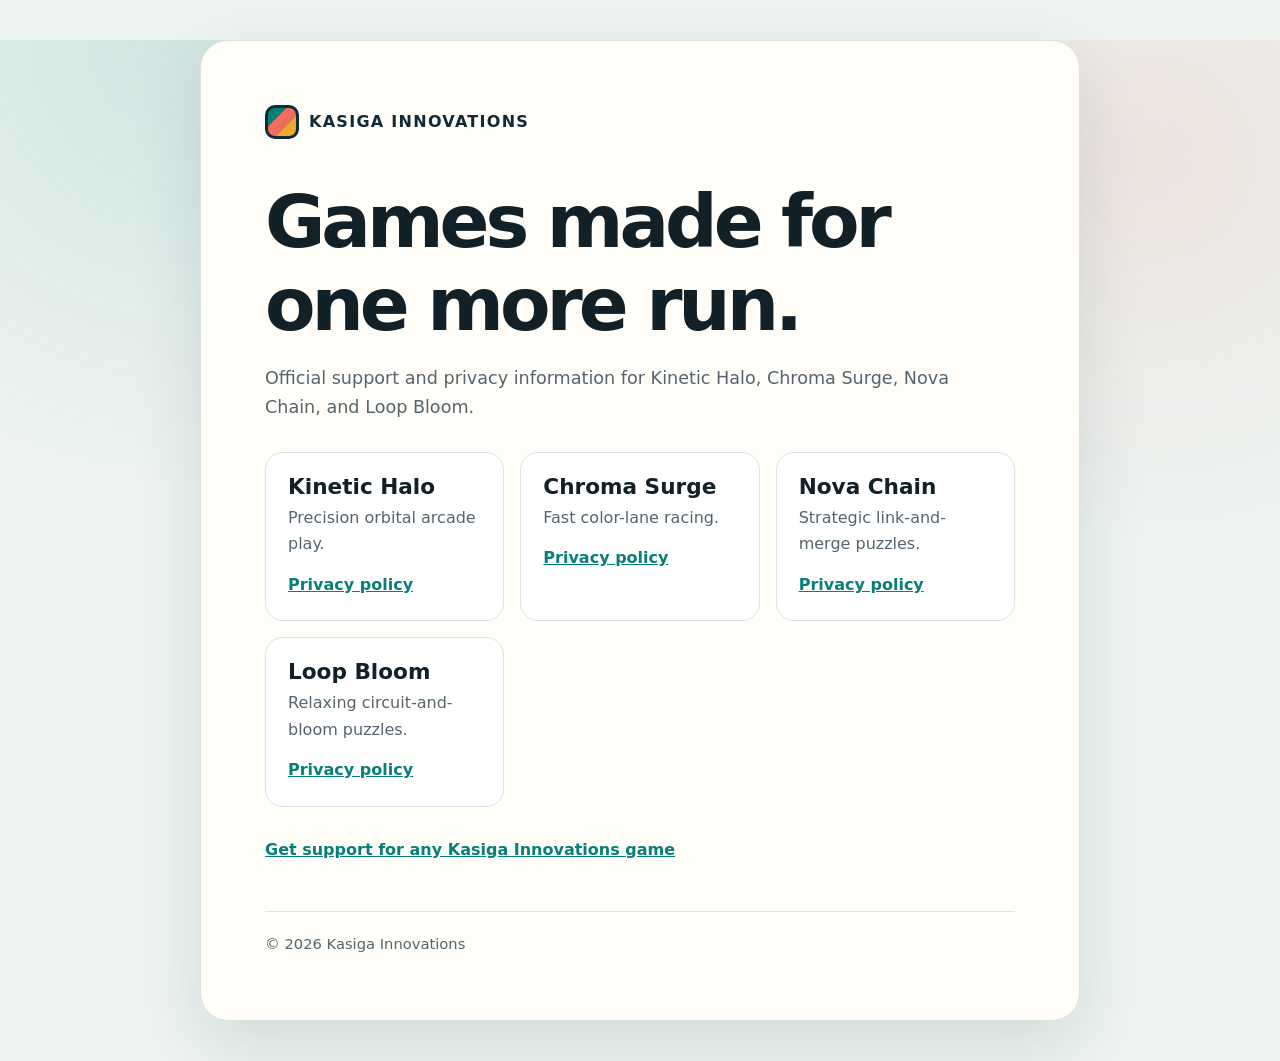
<file: index.html>
<!doctype html>
<html lang="en">
<head>
  <meta charset="utf-8">
  <meta name="viewport" content="width=device-width, initial-scale=1">
  <meta name="description" content="Official support and privacy information for Kasiga Innovations games, including Loop Bloom.">
  <title>Kasiga Innovations Games</title>
  <link rel="stylesheet" href="styles.css">
</head>
<body>
  <main>
    <div class="brand"><span class="mark" aria-hidden="true"></span>Kasiga Innovations</div>
    <h1>Games made for one more run.</h1>
    <p class="lede">Official support and privacy information for Kinetic Halo, Chroma Surge, Nova Chain, and Loop Bloom.</p>
    <div class="grid">
      <section class="card"><h2>Kinetic Halo</h2><p>Precision orbital arcade play.</p><a href="privacy/kinetic-halo.html">Privacy policy</a></section>
      <section class="card"><h2>Chroma Surge</h2><p>Fast color-lane racing.</p><a href="privacy/chroma-surge.html">Privacy policy</a></section>
      <section class="card"><h2>Nova Chain</h2><p>Strategic link-and-merge puzzles.</p><a href="privacy/nova-chain.html">Privacy policy</a></section>
      <section class="card"><h2>Loop Bloom</h2><p>Relaxing circuit-and-bloom puzzles.</p><a href="privacy/loop-bloom.html">Privacy policy</a></section>
    </div>
    <p><a href="support.html">Get support for any Kasiga Innovations game</a></p>
    <footer>© 2026 Kasiga Innovations</footer>
  </main>
</body>
</html>
</file>
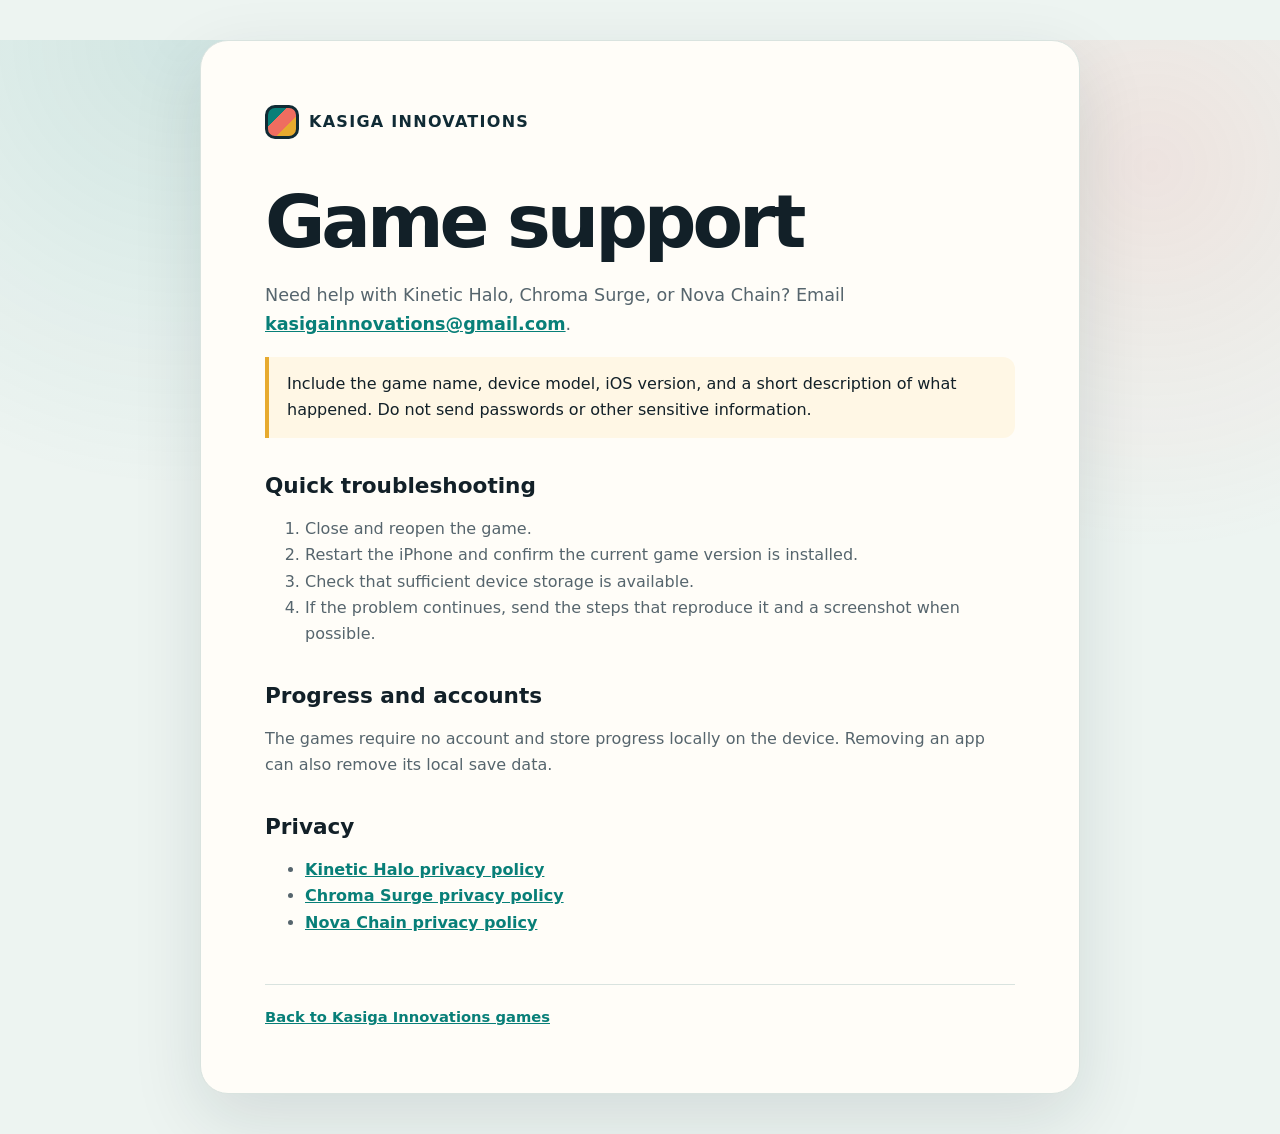
<file: support.html>
<!doctype html>
<html lang="en">
<head>
  <meta charset="utf-8">
  <meta name="viewport" content="width=device-width, initial-scale=1">
  <meta name="description" content="Support for Kinetic Halo, Chroma Surge, and Nova Chain.">
  <title>Game Support — Kasiga Innovations</title>
  <link rel="stylesheet" href="styles.css">
</head>
<body>
  <main>
    <div class="brand"><span class="mark" aria-hidden="true"></span>Kasiga Innovations</div>
    <h1>Game support</h1>
    <p class="lede">Need help with Kinetic Halo, Chroma Surge, or Nova Chain? Email <a href="mailto:kasigainnovations@gmail.com">kasigainnovations@gmail.com</a>.</p>
    <div class="meta">Include the game name, device model, iOS version, and a short description of what happened. Do not send passwords or other sensitive information.</div>
    <h2>Quick troubleshooting</h2>
    <ol>
      <li>Close and reopen the game.</li>
      <li>Restart the iPhone and confirm the current game version is installed.</li>
      <li>Check that sufficient device storage is available.</li>
      <li>If the problem continues, send the steps that reproduce it and a screenshot when possible.</li>
    </ol>
    <h2>Progress and accounts</h2>
    <p>The games require no account and store progress locally on the device. Removing an app can also remove its local save data.</p>
    <h2>Privacy</h2>
    <ul>
      <li><a href="privacy/kinetic-halo.html">Kinetic Halo privacy policy</a></li>
      <li><a href="privacy/chroma-surge.html">Chroma Surge privacy policy</a></li>
      <li><a href="privacy/nova-chain.html">Nova Chain privacy policy</a></li>
    </ul>
    <footer><a href="index.html">Back to Kasiga Innovations games</a></footer>
  </main>
</body>
</html>
</file>
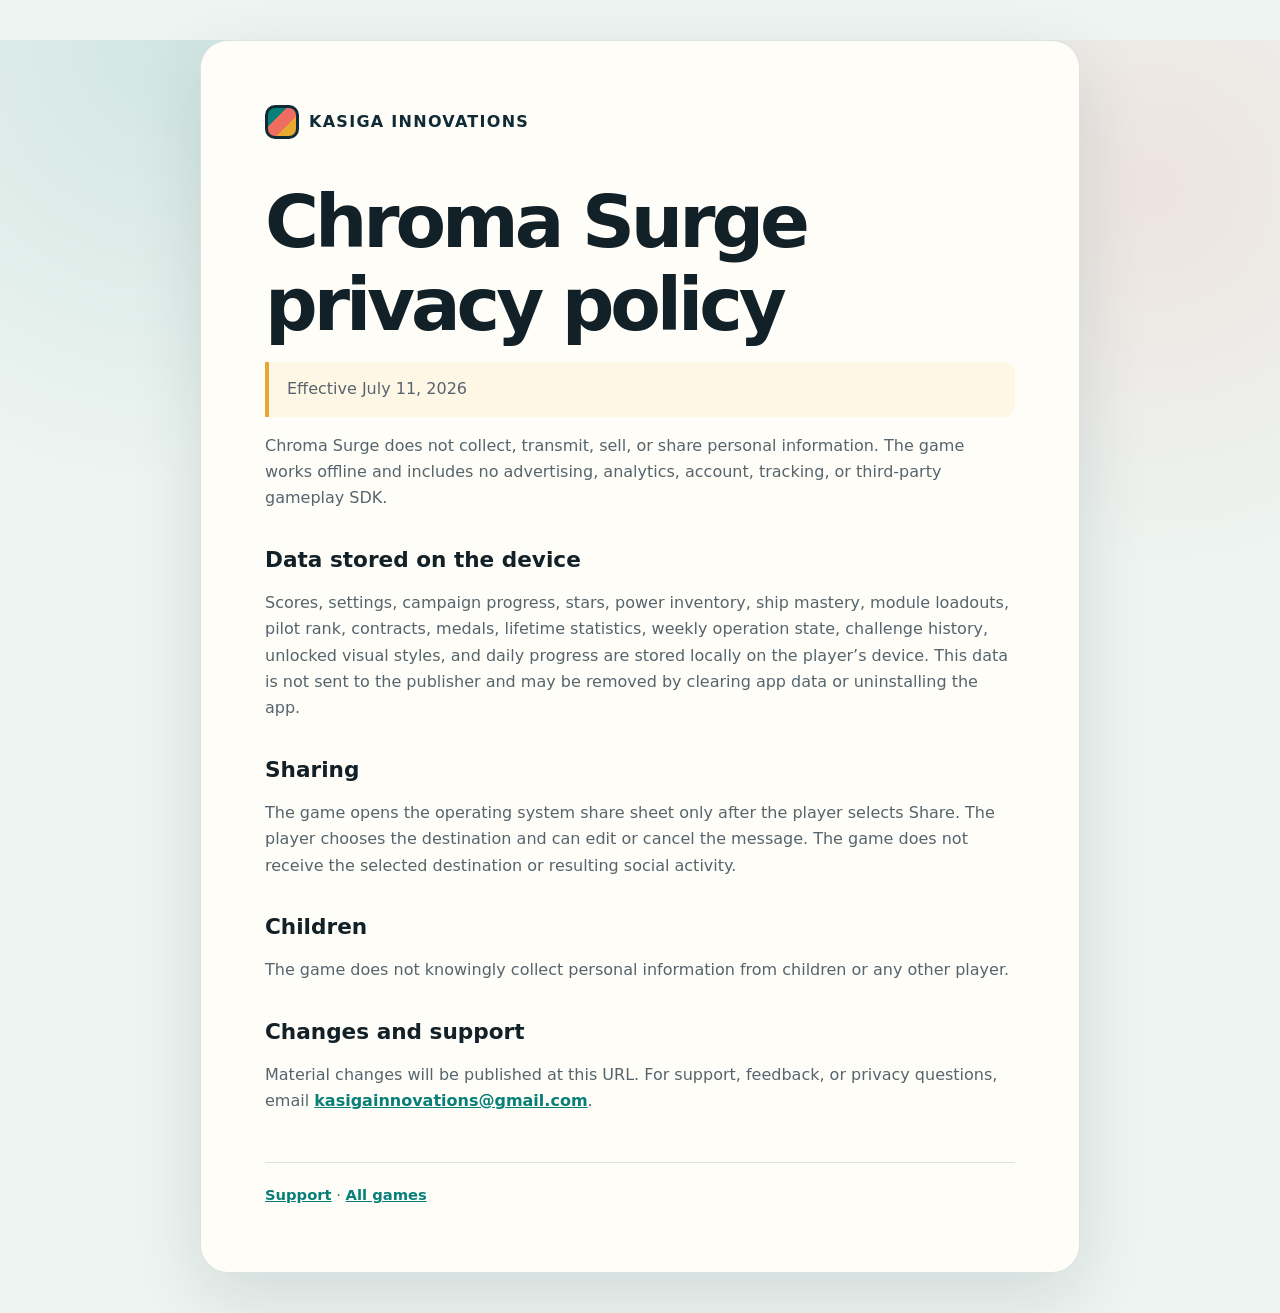
<file: privacy/chroma-surge.html>
<!doctype html>
<html lang="en">
<head>
  <meta charset="utf-8">
  <meta name="viewport" content="width=device-width, initial-scale=1">
  <meta name="description" content="Chroma Surge privacy policy.">
  <title>Chroma Surge Privacy Policy</title>
  <link rel="stylesheet" href="../styles.css">
</head>
<body>
  <main>
    <div class="brand"><span class="mark" aria-hidden="true"></span>Kasiga Innovations</div>
    <h1>Chroma Surge privacy policy</h1>
    <p class="meta">Effective July 11, 2026</p>
    <p>Chroma Surge does not collect, transmit, sell, or share personal information. The game works offline and includes no advertising, analytics, account, tracking, or third-party gameplay SDK.</p>
    <h2>Data stored on the device</h2>
    <p>Scores, settings, campaign progress, stars, power inventory, ship mastery, module loadouts, pilot rank, contracts, medals, lifetime statistics, weekly operation state, challenge history, unlocked visual styles, and daily progress are stored locally on the player’s device. This data is not sent to the publisher and may be removed by clearing app data or uninstalling the app.</p>
    <h2>Sharing</h2>
    <p>The game opens the operating system share sheet only after the player selects Share. The player chooses the destination and can edit or cancel the message. The game does not receive the selected destination or resulting social activity.</p>
    <h2>Children</h2>
    <p>The game does not knowingly collect personal information from children or any other player.</p>
    <h2>Changes and support</h2>
    <p>Material changes will be published at this URL. For support, feedback, or privacy questions, email <a href="mailto:kasigainnovations@gmail.com">kasigainnovations@gmail.com</a>.</p>
    <footer><a href="../support.html">Support</a> · <a href="../index.html">All games</a></footer>
  </main>
</body>
</html>
</file>
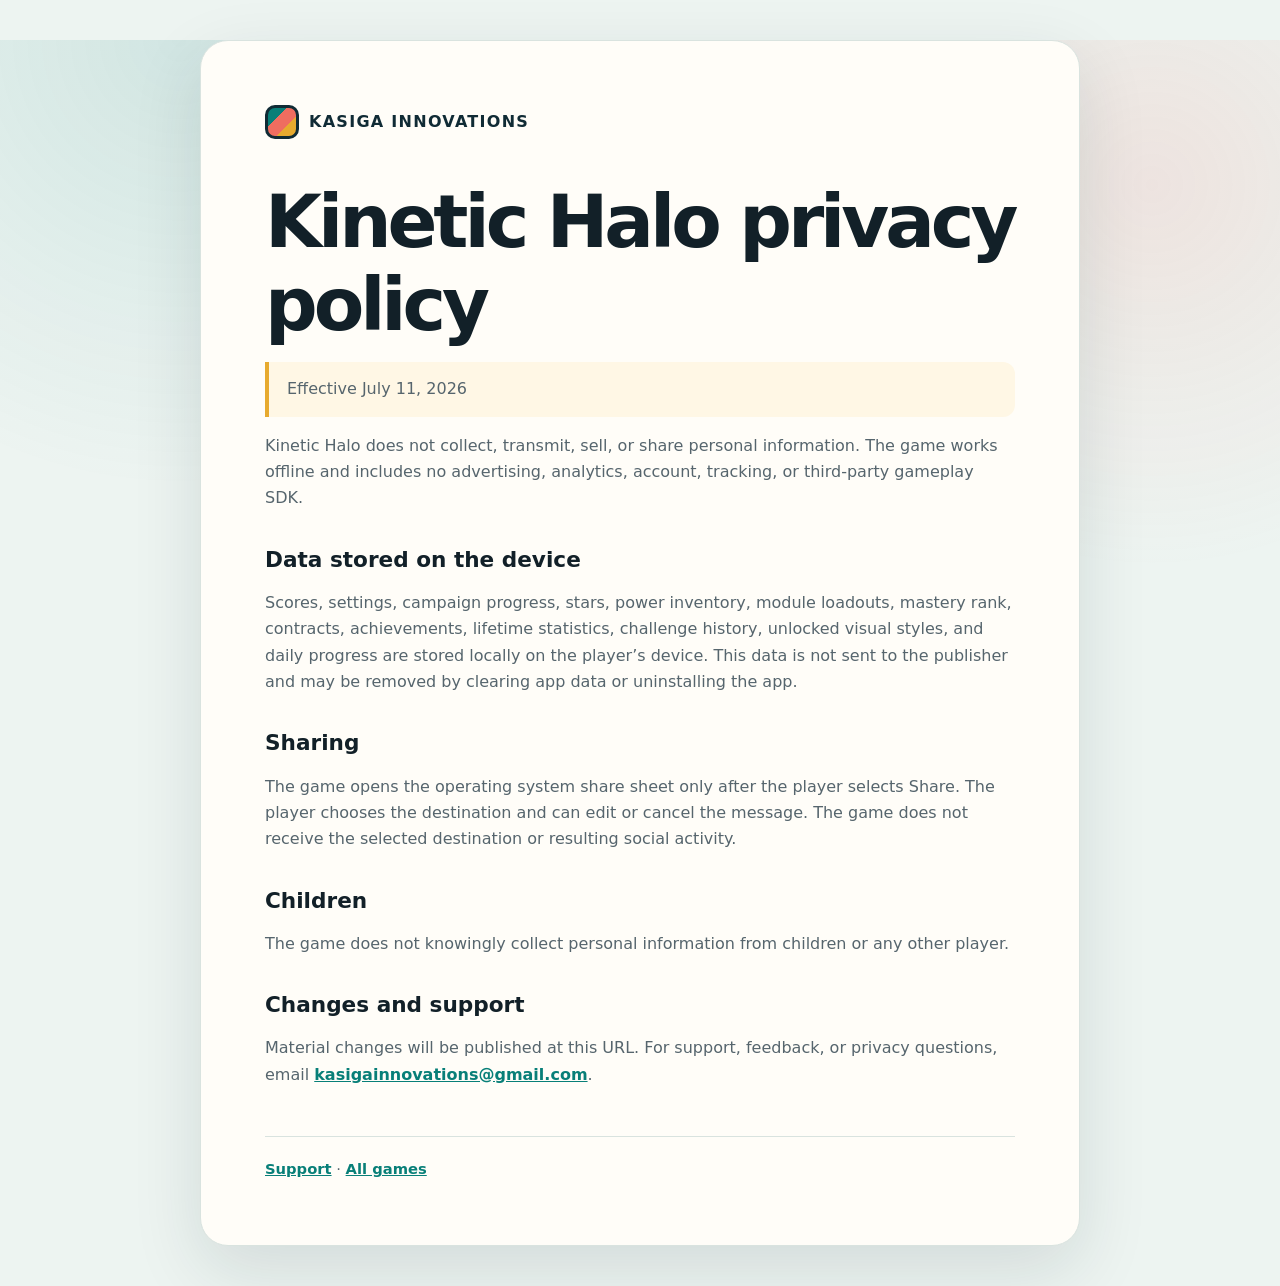
<file: privacy/kinetic-halo.html>
<!doctype html>
<html lang="en">
<head>
  <meta charset="utf-8">
  <meta name="viewport" content="width=device-width, initial-scale=1">
  <meta name="description" content="Kinetic Halo privacy policy.">
  <title>Kinetic Halo Privacy Policy</title>
  <link rel="stylesheet" href="../styles.css">
</head>
<body>
  <main>
    <div class="brand"><span class="mark" aria-hidden="true"></span>Kasiga Innovations</div>
    <h1>Kinetic Halo privacy policy</h1>
    <p class="meta">Effective July 11, 2026</p>
    <p>Kinetic Halo does not collect, transmit, sell, or share personal information. The game works offline and includes no advertising, analytics, account, tracking, or third-party gameplay SDK.</p>
    <h2>Data stored on the device</h2>
    <p>Scores, settings, campaign progress, stars, power inventory, module loadouts, mastery rank, contracts, achievements, lifetime statistics, challenge history, unlocked visual styles, and daily progress are stored locally on the player’s device. This data is not sent to the publisher and may be removed by clearing app data or uninstalling the app.</p>
    <h2>Sharing</h2>
    <p>The game opens the operating system share sheet only after the player selects Share. The player chooses the destination and can edit or cancel the message. The game does not receive the selected destination or resulting social activity.</p>
    <h2>Children</h2>
    <p>The game does not knowingly collect personal information from children or any other player.</p>
    <h2>Changes and support</h2>
    <p>Material changes will be published at this URL. For support, feedback, or privacy questions, email <a href="mailto:kasigainnovations@gmail.com">kasigainnovations@gmail.com</a>.</p>
    <footer><a href="../support.html">Support</a> · <a href="../index.html">All games</a></footer>
  </main>
</body>
</html>
</file>
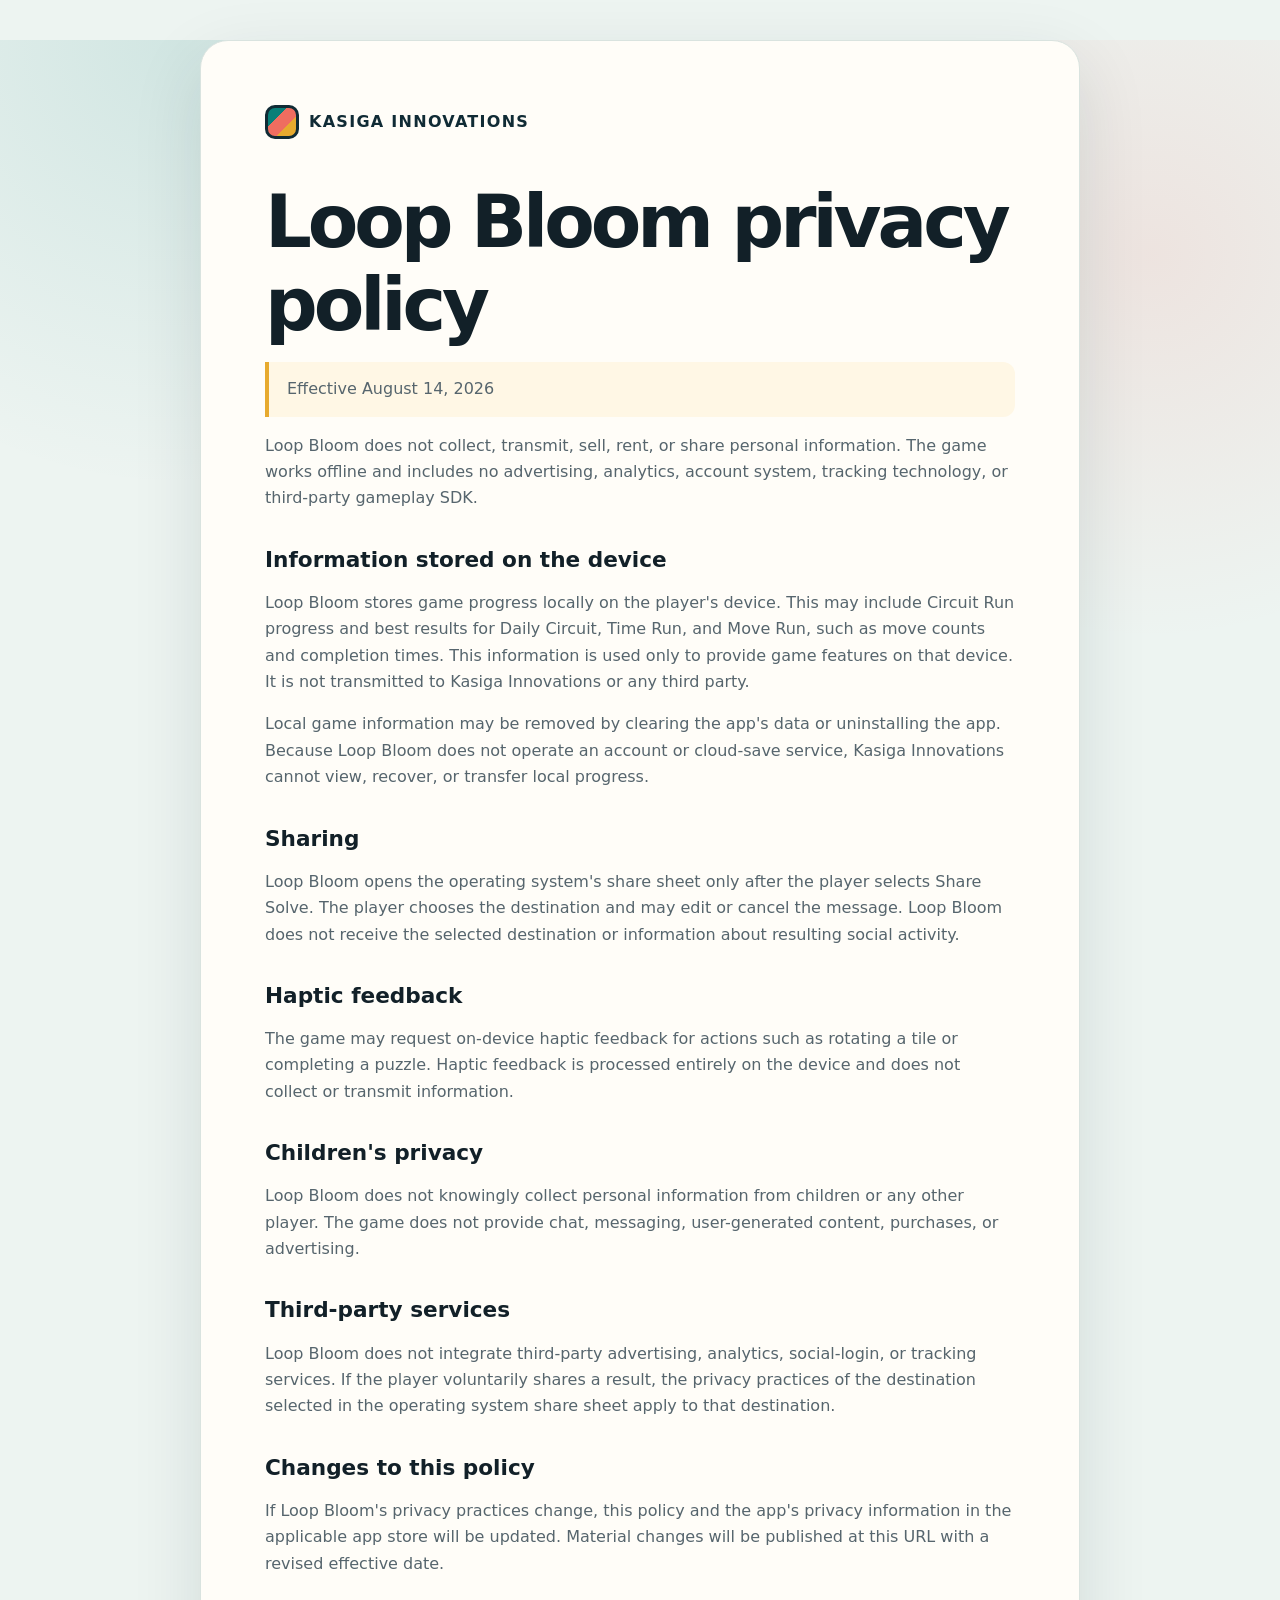
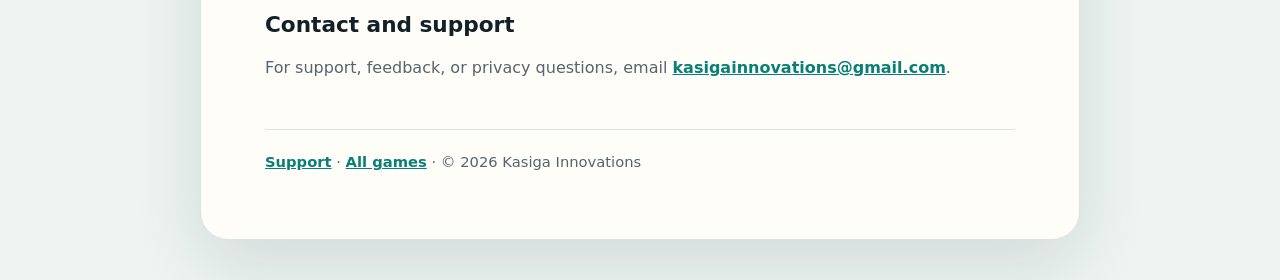
<file: privacy/loop-bloom.html>
<!doctype html>
<html lang="en">
<head>
  <meta charset="utf-8">
  <meta name="viewport" content="width=device-width, initial-scale=1">
  <meta name="description" content="Loop Bloom privacy policy from Kasiga Innovations.">
  <link rel="canonical" href="https://gsingh302.github.io/kasiga-app-support/privacy/loop-bloom.html">
  <title>Loop Bloom Privacy Policy</title>
  <link rel="stylesheet" href="../styles.css">
</head>
<body>
  <main>
    <div class="brand"><span class="mark" aria-hidden="true"></span>Kasiga Innovations</div>
    <h1>Loop Bloom privacy policy</h1>
    <p class="meta">Effective August 14, 2026</p>

    <p>Loop Bloom does not collect, transmit, sell, rent, or share personal information. The game works offline and includes no advertising, analytics, account system, tracking technology, or third-party gameplay SDK.</p>

    <h2>Information stored on the device</h2>
    <p>Loop Bloom stores game progress locally on the player's device. This may include Circuit Run progress and best results for Daily Circuit, Time Run, and Move Run, such as move counts and completion times. This information is used only to provide game features on that device. It is not transmitted to Kasiga Innovations or any third party.</p>
    <p>Local game information may be removed by clearing the app's data or uninstalling the app. Because Loop Bloom does not operate an account or cloud-save service, Kasiga Innovations cannot view, recover, or transfer local progress.</p>

    <h2>Sharing</h2>
    <p>Loop Bloom opens the operating system's share sheet only after the player selects Share Solve. The player chooses the destination and may edit or cancel the message. Loop Bloom does not receive the selected destination or information about resulting social activity.</p>

    <h2>Haptic feedback</h2>
    <p>The game may request on-device haptic feedback for actions such as rotating a tile or completing a puzzle. Haptic feedback is processed entirely on the device and does not collect or transmit information.</p>

    <h2>Children's privacy</h2>
    <p>Loop Bloom does not knowingly collect personal information from children or any other player. The game does not provide chat, messaging, user-generated content, purchases, or advertising.</p>

    <h2>Third-party services</h2>
    <p>Loop Bloom does not integrate third-party advertising, analytics, social-login, or tracking services. If the player voluntarily shares a result, the privacy practices of the destination selected in the operating system share sheet apply to that destination.</p>

    <h2>Changes to this policy</h2>
    <p>If Loop Bloom's privacy practices change, this policy and the app's privacy information in the applicable app store will be updated. Material changes will be published at this URL with a revised effective date.</p>

    <h2>Contact and support</h2>
    <p>For support, feedback, or privacy questions, email <a href="mailto:kasigainnovations@gmail.com">kasigainnovations@gmail.com</a>.</p>

    <footer>
      <a href="../support.html">Support</a>
      &middot;
      <a href="../index.html">All games</a>
      &middot;
      &copy; 2026 Kasiga Innovations
    </footer>
  </main>
</body>
</html>
</file>
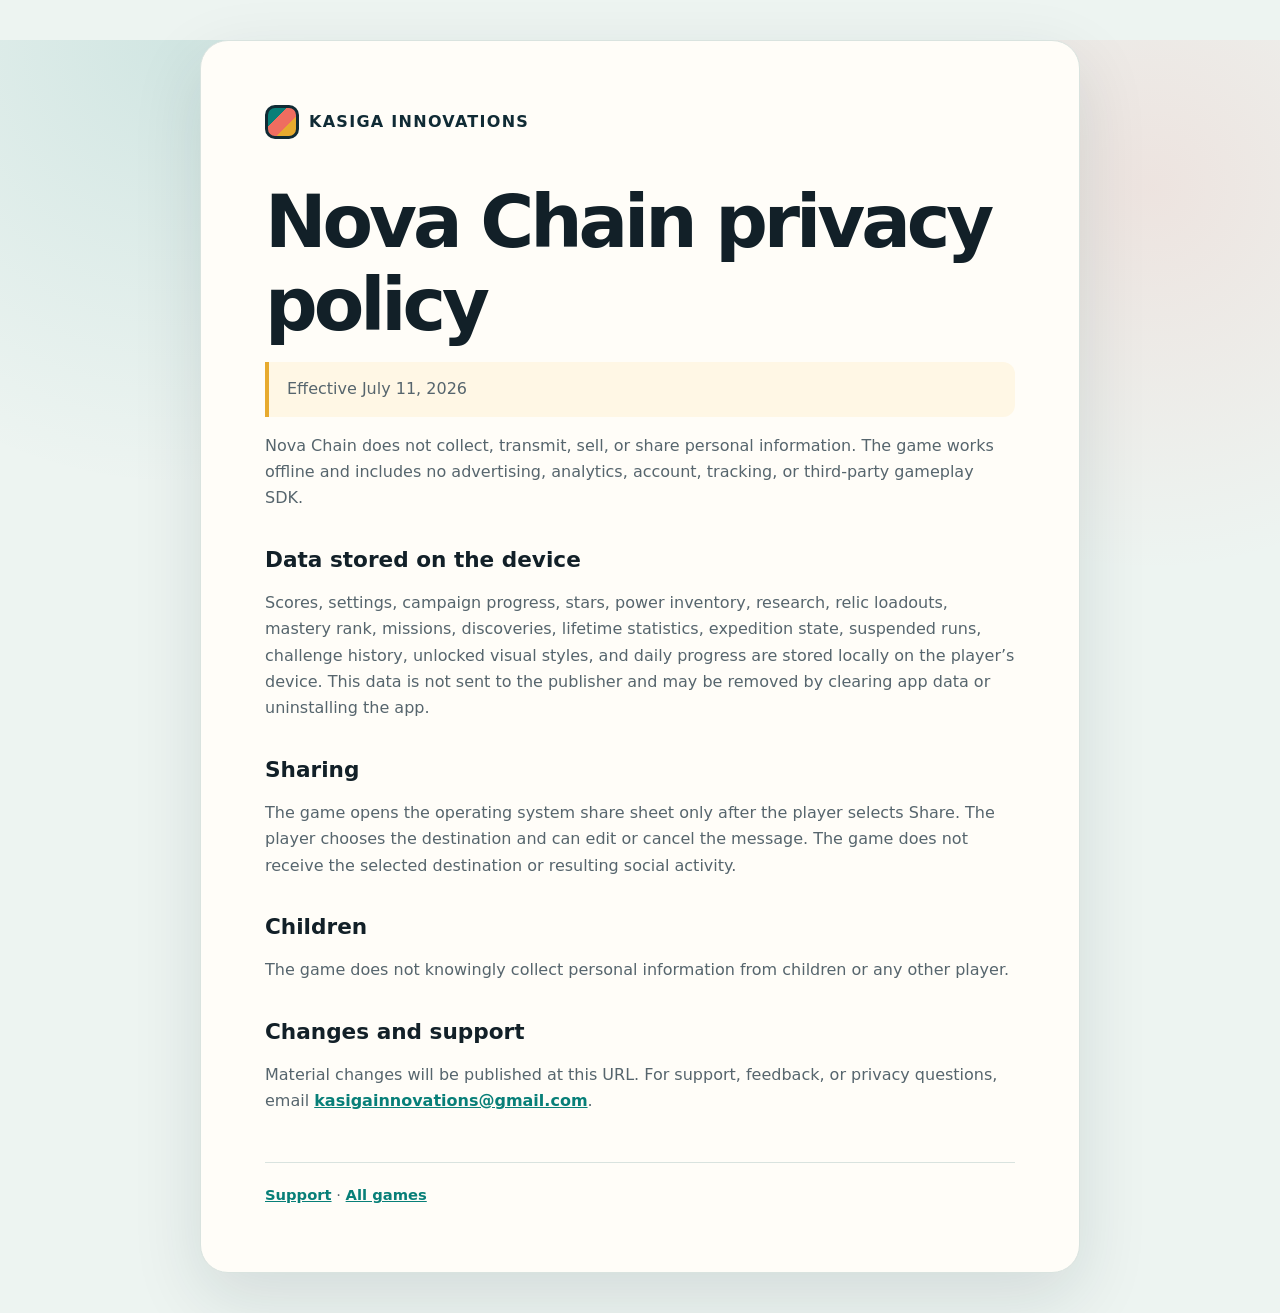
<file: privacy/nova-chain.html>
<!doctype html>
<html lang="en">
<head>
  <meta charset="utf-8">
  <meta name="viewport" content="width=device-width, initial-scale=1">
  <meta name="description" content="Nova Chain privacy policy.">
  <title>Nova Chain Privacy Policy</title>
  <link rel="stylesheet" href="../styles.css">
</head>
<body>
  <main>
    <div class="brand"><span class="mark" aria-hidden="true"></span>Kasiga Innovations</div>
    <h1>Nova Chain privacy policy</h1>
    <p class="meta">Effective July 11, 2026</p>
    <p>Nova Chain does not collect, transmit, sell, or share personal information. The game works offline and includes no advertising, analytics, account, tracking, or third-party gameplay SDK.</p>
    <h2>Data stored on the device</h2>
    <p>Scores, settings, campaign progress, stars, power inventory, research, relic loadouts, mastery rank, missions, discoveries, lifetime statistics, expedition state, suspended runs, challenge history, unlocked visual styles, and daily progress are stored locally on the player’s device. This data is not sent to the publisher and may be removed by clearing app data or uninstalling the app.</p>
    <h2>Sharing</h2>
    <p>The game opens the operating system share sheet only after the player selects Share. The player chooses the destination and can edit or cancel the message. The game does not receive the selected destination or resulting social activity.</p>
    <h2>Children</h2>
    <p>The game does not knowingly collect personal information from children or any other player.</p>
    <h2>Changes and support</h2>
    <p>Material changes will be published at this URL. For support, feedback, or privacy questions, email <a href="mailto:kasigainnovations@gmail.com">kasigainnovations@gmail.com</a>.</p>
    <footer><a href="../support.html">Support</a> · <a href="../index.html">All games</a></footer>
  </main>
</body>
</html>
</file>
<file: styles.css>
:root {
  color-scheme: light;
  --ink: #122028;
  --muted: #56656d;
  --paper: #fffdf8;
  --line: #d9e3df;
  --teal: #087f78;
  --coral: #ef6d60;
  --gold: #e7aa2f;
  --night: #102b35;
}

* { box-sizing: border-box; }

html { background: #edf4f1; }

body {
  margin: 0;
  color: var(--ink);
  background:
    radial-gradient(circle at 14% 0%, rgba(8, 127, 120, .12), transparent 28rem),
    radial-gradient(circle at 90% 12%, rgba(239, 109, 96, .12), transparent 24rem),
    #edf4f1;
  font: 16px/1.65 system-ui, -apple-system, BlinkMacSystemFont, "Segoe UI", sans-serif;
}

main {
  width: min(880px, calc(100% - 32px));
  margin: 40px auto;
  padding: clamp(28px, 6vw, 64px);
  background: var(--paper);
  border: 1px solid var(--line);
  border-radius: 28px;
  box-shadow: 0 24px 70px rgba(16, 43, 53, .12);
}

.brand {
  display: inline-flex;
  align-items: center;
  gap: 10px;
  color: var(--night);
  font-weight: 850;
  letter-spacing: .08em;
  text-transform: uppercase;
}

.mark {
  width: 34px;
  height: 34px;
  border: 3px solid var(--night);
  border-radius: 10px;
  background: linear-gradient(135deg, var(--teal) 0 33%, var(--coral) 33% 66%, var(--gold) 66%);
}

h1, h2 { line-height: 1.12; }
h1 { margin: 34px 0 12px; font-size: clamp(2.25rem, 7vw, 4.6rem); letter-spacing: -.055em; }
h2 { margin-top: 36px; font-size: 1.35rem; }
p, li { color: var(--muted); }
a { color: var(--teal); font-weight: 700; }

.lede { max-width: 64ch; font-size: 1.1rem; }
.grid { display: grid; grid-template-columns: repeat(auto-fit, minmax(210px, 1fr)); gap: 16px; margin: 30px 0; }
.card { padding: 22px; border: 1px solid var(--line); border-radius: 18px; background: #fff; }
.card h2 { margin: 0 0 6px; }
.card p { margin: 0 0 14px; }
.meta { padding: 14px 18px; border-left: 4px solid var(--gold); background: #fff7e5; border-radius: 0 12px 12px 0; }
footer { margin-top: 48px; padding-top: 20px; border-top: 1px solid var(--line); color: var(--muted); font-size: .92rem; }

@media (max-width: 560px) {
  main { width: min(100% - 18px, 880px); margin: 9px auto; border-radius: 20px; }
}
</file>
